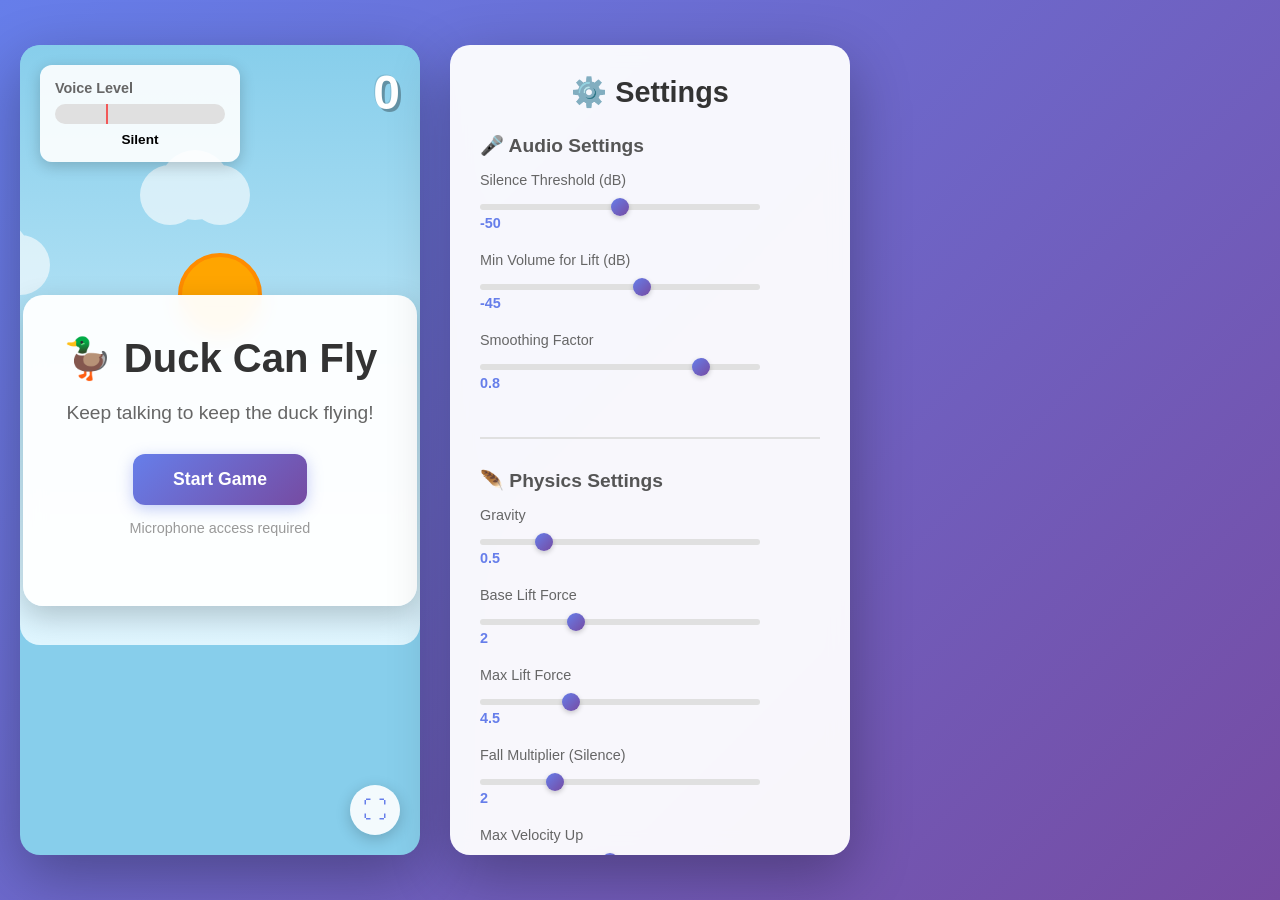
<file: index.html>
<!DOCTYPE html>
<html lang="en">
<head>
    <meta charset="UTF-8">
    <meta name="viewport" content="width=device-width, initial-scale=1.0">
    <title>Duck Can Fly - Voice Controlled</title>
    <link rel="stylesheet" href="styles.css">
</head>
<body>
    <div class="container">
        <div class="game-wrapper">
            <canvas id="gameCanvas" width="400" height="600"></canvas>

            <!-- Game UI Overlay -->
            <div id="gameOverlay" class="overlay">
                <div id="startScreen" class="screen active">
                    <h1>🦆 Duck Can Fly</h1>
                    <p>Keep talking to keep the duck flying!</p>
                    <button id="startBtn" class="btn">Start Game</button>
                    <p class="hint">Microphone access required</p>
                </div>

                <div id="gameOverScreen" class="screen">
                    <h1>Game Over!</h1>
                    <p>Score: <span id="finalScore">0</span></p>
                    <button id="restartBtn" class="btn">Play Again</button>
                </div>
            </div>

            <!-- Voice Level Indicator -->
            <div id="voiceIndicator" class="voice-indicator">
                <div class="indicator-label">Voice Level</div>
                <div class="indicator-bar-container">
                    <div id="voiceBar" class="indicator-bar"></div>
                    <div id="thresholdLine" class="threshold-line"></div>
                </div>
                <div id="voiceStatus" class="voice-status">Silent</div>
            </div>

            <!-- Score Display -->
            <div id="scoreDisplay" class="score-display">0</div>

            <!-- Fullscreen Button -->
            <button id="fullscreenBtn" class="fullscreen-btn" title="Toggle Fullscreen">⛶</button>
        </div>

        <!-- Settings Panel -->
        <div class="settings-panel">
            <h2>⚙️ Settings</h2>

            <div class="settings-section">
                <h3>🎤 Audio Settings</h3>
                <div class="setting-item">
                    <label>Silence Threshold (dB)</label>
                    <input type="range" id="silenceThreshold" min="-80" max="-20" value="-50" step="1">
                    <span id="silenceThresholdValue">-50</span>
                </div>
                <div class="setting-item">
                    <label>Min Volume for Lift (dB)</label>
                    <input type="range" id="minVolume" min="-80" max="-20" value="-45" step="1">
                    <span id="minVolumeValue">-45</span>
                </div>
                <div class="setting-item">
                    <label>Smoothing Factor</label>
                    <input type="range" id="smoothing" min="0" max="0.99" value="0.8" step="0.01">
                    <span id="smoothingValue">0.8</span>
                </div>
            </div>

            <div class="settings-section">
                <h3>🪶 Physics Settings</h3>
                <div class="setting-item">
                    <label>Gravity</label>
                    <input type="range" id="gravity" min="0.1" max="2" value="0.5" step="0.05">
                    <span id="gravityValue">0.5</span>
                </div>
                <div class="setting-item">
                    <label>Base Lift Force</label>
                    <input type="range" id="baseLift" min="0.5" max="5" value="2" step="0.1">
                    <span id="baseLiftValue">2</span>
                </div>
                <div class="setting-item">
                    <label>Max Lift Force</label>
                    <input type="range" id="maxLift" min="2" max="10" value="4.5" step="0.1">
                    <span id="maxLiftValue">4.5</span>
                </div>
                <div class="setting-item">
                    <label>Fall Multiplier (Silence)</label>
                    <input type="range" id="fallMultiplier" min="1" max="5" value="2" step="0.1">
                    <span id="fallMultiplierValue">2</span>
                </div>
                <div class="setting-item">
                    <label>Max Velocity Up</label>
                    <input type="range" id="maxVelocityUp" min="2" max="15" value="8" step="0.5">
                    <span id="maxVelocityUpValue">8</span>
                </div>
                <div class="setting-item">
                    <label>Max Velocity Down</label>
                    <input type="range" id="maxVelocityDown" min="2" max="15" value="10" step="0.5">
                    <span id="maxVelocityDownValue">10</span>
                </div>
                <div class="setting-item">
                    <label>Velocity Dampening</label>
                    <input type="range" id="dampening" min="0.8" max="0.99" value="0.92" step="0.01">
                    <span id="dampeningValue">0.92</span>
                </div>
            </div>

            <div class="settings-section">
                <h3>🎮 Game Settings</h3>
                <div class="setting-item">
                    <label>Pipe Gap</label>
                    <input type="range" id="pipeGap" min="100" max="300" value="180" step="10">
                    <span id="pipeGapValue">180</span>
                </div>
                <div class="setting-item">
                    <label>Pipe Speed</label>
                    <input type="range" id="pipeSpeed" min="1" max="8" value="3" step="0.5">
                    <span id="pipeSpeedValue">3</span>
                </div>
                <div class="setting-item">
                    <label>Pipe Spacing</label>
                    <input type="range" id="pipeSpacing" min="150" max="400" value="250" step="10">
                    <span id="pipeSpacingValue">250</span>
                </div>
                <div class="setting-item">
                    <label>Duck Size</label>
                    <input type="range" id="duckSize" min="15" max="40" value="25" step="1">
                    <span id="duckSizeValue">25</span>
                </div>
            </div>

            <button id="resetSettings" class="btn btn-secondary">Reset to Defaults</button>
        </div>
    </div>

    <script src="config.js"></script>
    <script src="game.js"></script>
</body>
</html>
</file>
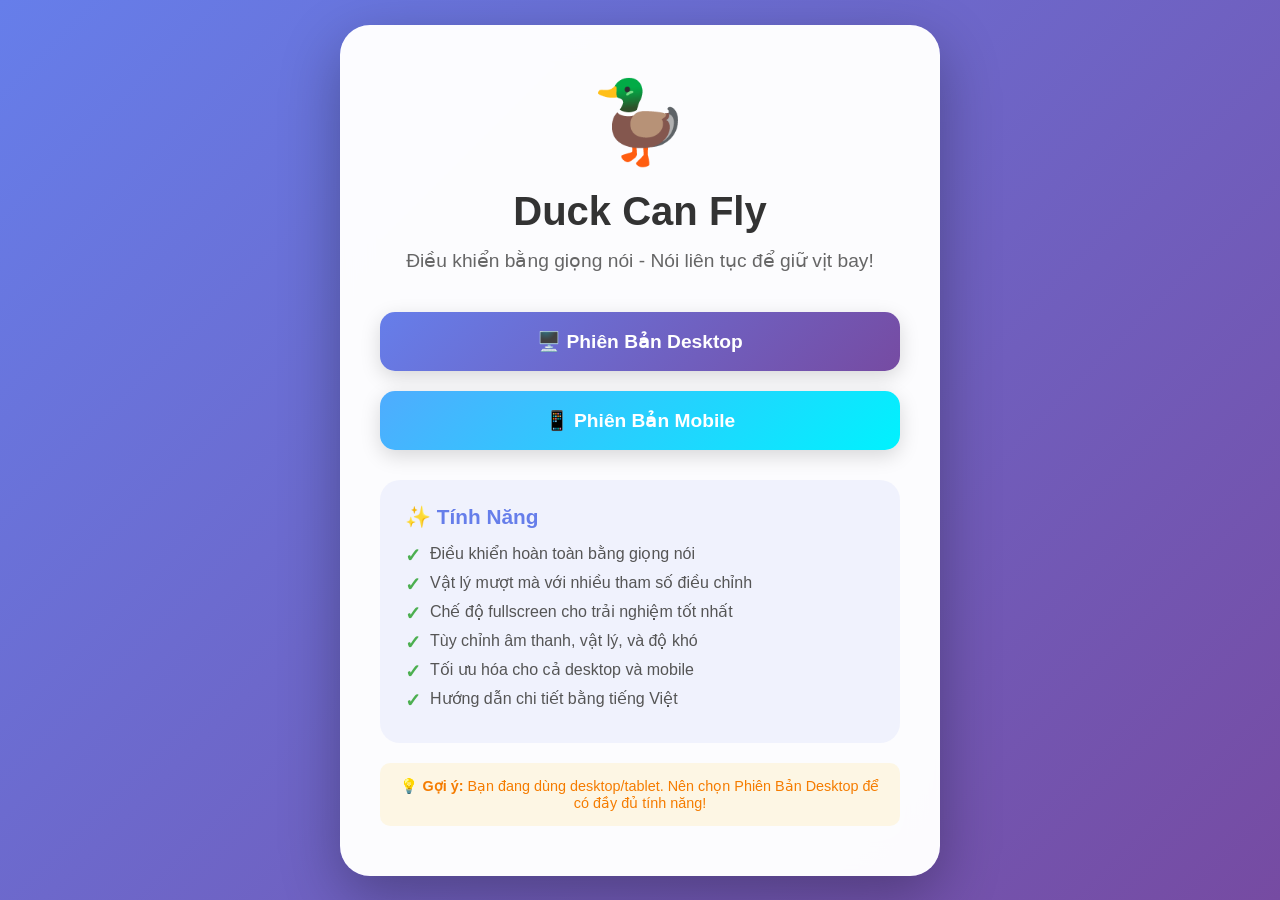
<file: duck-index.html>
<!DOCTYPE html>
<html lang="vi">
<head>
    <meta charset="UTF-8">
    <meta name="viewport" content="width=device-width, initial-scale=1.0">
    <title>🦆 Duck Can Fly - Voice Controlled Game</title>
    <style>
        * {
            margin: 0;
            padding: 0;
            box-sizing: border-box;
        }

        body {
            font-family: -apple-system, BlinkMacSystemFont, 'Segoe UI', Roboto, 'Helvetica Neue', Arial, sans-serif;
            background: linear-gradient(135deg, #667eea 0%, #764ba2 100%);
            min-height: 100vh;
            display: flex;
            justify-content: center;
            align-items: center;
            padding: 20px;
        }

        .container {
            background: rgba(255, 255, 255, 0.98);
            backdrop-filter: blur(15px);
            border-radius: 30px;
            padding: 50px 40px;
            text-align: center;
            box-shadow: 0 20px 60px rgba(0, 0, 0, 0.3);
            max-width: 600px;
            width: 100%;
            animation: slideUp 0.5s ease-out;
        }

        @keyframes slideUp {
            from {
                opacity: 0;
                transform: translateY(30px);
            }
            to {
                opacity: 1;
                transform: translateY(0);
            }
        }

        .logo {
            font-size: 5rem;
            margin-bottom: 20px;
            animation: float 3s ease-in-out infinite;
        }

        @keyframes float {
            0%, 100% {
                transform: translateY(0);
            }
            50% {
                transform: translateY(-20px);
            }
        }

        h1 {
            font-size: 2.5rem;
            color: #333;
            margin-bottom: 15px;
            font-weight: 700;
        }

        .subtitle {
            font-size: 1.2rem;
            color: #666;
            margin-bottom: 40px;
        }

        .button-group {
            display: flex;
            flex-direction: column;
            gap: 20px;
            margin-bottom: 30px;
        }

        .btn {
            padding: 18px 40px;
            font-size: 1.2rem;
            font-weight: 600;
            border: none;
            border-radius: 15px;
            cursor: pointer;
            text-decoration: none;
            display: inline-block;
            transition: all 0.3s ease;
            box-shadow: 0 6px 20px rgba(0, 0, 0, 0.15);
        }

        .btn:hover {
            transform: translateY(-3px);
            box-shadow: 0 8px 25px rgba(0, 0, 0, 0.2);
        }

        .btn:active {
            transform: translateY(-1px);
        }

        .btn-desktop {
            background: linear-gradient(135deg, #667eea 0%, #764ba2 100%);
            color: white;
        }

        .btn-mobile {
            background: linear-gradient(135deg, #4facfe 0%, #00f2fe 100%);
            color: white;
        }

        .features {
            background: rgba(102, 126, 234, 0.08);
            border-radius: 20px;
            padding: 25px;
            margin-top: 30px;
            text-align: left;
        }

        .features h3 {
            color: #667eea;
            margin-bottom: 15px;
            font-size: 1.3rem;
        }

        .features ul {
            list-style: none;
        }

        .features li {
            color: #555;
            margin: 10px 0;
            padding-left: 25px;
            position: relative;
        }

        .features li:before {
            content: "✓";
            position: absolute;
            left: 0;
            color: #4CAF50;
            font-weight: bold;
            font-size: 1.2rem;
        }

        .device-detect {
            margin-top: 20px;
            padding: 15px;
            background: rgba(255, 193, 7, 0.1);
            border-radius: 10px;
            font-size: 0.9rem;
            color: #f57c00;
        }

        @media (max-width: 768px) {
            .container {
                padding: 40px 25px;
            }

            h1 {
                font-size: 2rem;
            }

            .logo {
                font-size: 4rem;
            }

            .subtitle {
                font-size: 1rem;
            }
        }
    </style>
</head>
<body>
    <div class="container">
        <div class="logo">🦆</div>
        <h1>Duck Can Fly</h1>
        <p class="subtitle">Điều khiển bằng giọng nói - Nói liên tục để giữ vịt bay!</p>

        <div class="button-group">
            <a href="index.html" class="btn btn-desktop">
                🖥️ Phiên Bản Desktop
            </a>
            <a href="mobile.html" class="btn btn-mobile">
                📱 Phiên Bản Mobile
            </a>
        </div>

        <div class="features">
            <h3>✨ Tính Năng</h3>
            <ul>
                <li>Điều khiển hoàn toàn bằng giọng nói</li>
                <li>Vật lý mượt mà với nhiều tham số điều chỉnh</li>
                <li>Chế độ fullscreen cho trải nghiệm tốt nhất</li>
                <li>Tùy chỉnh âm thanh, vật lý, và độ khó</li>
                <li>Tối ưu hóa cho cả desktop và mobile</li>
                <li>Hướng dẫn chi tiết bằng tiếng Việt</li>
            </ul>
        </div>

        <div id="deviceDetect" class="device-detect" style="display: none;">
            <strong>💡 Gợi ý:</strong> <span id="detectMessage"></span>
        </div>
    </div>

    <script>
        // Auto-detect device type
        function isMobile() {
            return /Android|webOS|iPhone|iPad|iPod|BlackBerry|IEMobile|Opera Mini/i.test(navigator.userAgent);
        }

        function isTablet() {
            return /iPad|Android/i.test(navigator.userAgent) && window.innerWidth >= 768;
        }

        window.addEventListener('DOMContentLoaded', () => {
            const detectDiv = document.getElementById('deviceDetect');
            const detectMessage = document.getElementById('detectMessage');

            if (isMobile() && !isTablet()) {
                detectDiv.style.display = 'block';
                detectMessage.textContent = 'Bạn đang dùng điện thoại. Nên chọn Phiên Bản Mobile để trải nghiệm tốt nhất!';
            } else {
                detectDiv.style.display = 'block';
                detectMessage.textContent = 'Bạn đang dùng desktop/tablet. Nên chọn Phiên Bản Desktop để có đầy đủ tính năng!';
            }
        });
    </script>
</body>
</html>
</file>
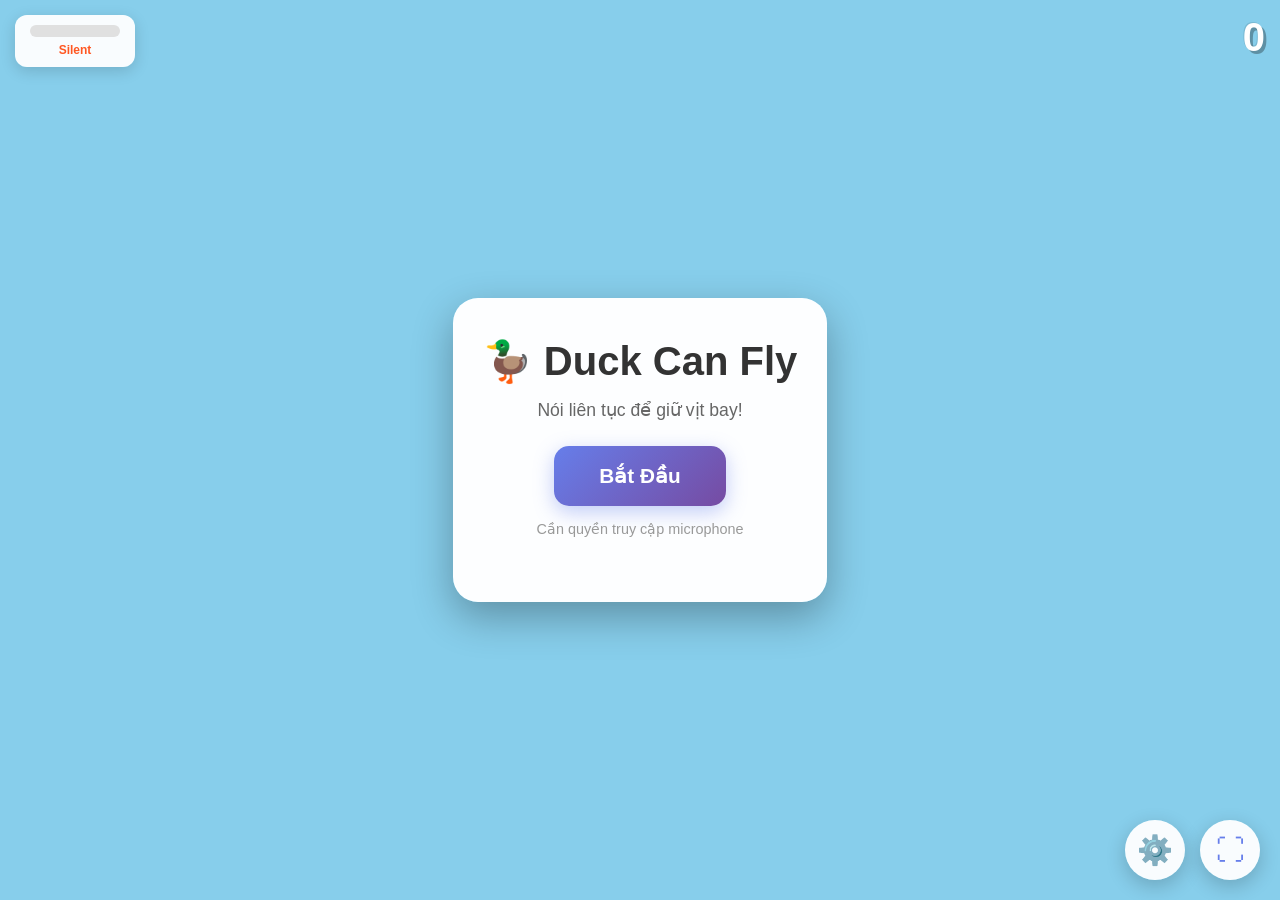
<file: mobile.html>
<!DOCTYPE html>
<html lang="vi">
<head>
    <meta charset="UTF-8">
    <meta name="viewport" content="width=device-width, initial-scale=1.0, maximum-scale=1.0, user-scalable=no, viewport-fit=cover">
    <meta name="mobile-web-app-capable" content="yes">
    <meta name="apple-mobile-web-app-capable" content="yes">
    <meta name="apple-mobile-web-app-status-bar-style" content="black-fullscreen">
    <title>🦆 Duck Can Fly - Mobile</title>
    <link rel="stylesheet" href="mobile-styles.css">
</head>
<body>
    <div class="mobile-container">
        <!-- Game Canvas -->
        <div class="game-area">
            <canvas id="gameCanvas"></canvas>

            <!-- Game Overlay -->
            <div id="gameOverlay" class="overlay">
                <div id="startScreen" class="screen active">
                    <h1>🦆 Duck Can Fly</h1>
                    <p>Nói liên tục để giữ vịt bay!</p>
                    <button id="startBtn" class="btn-mobile">Bắt Đầu</button>
                    <p class="hint">Cần quyền truy cập microphone</p>
                </div>

                <div id="gameOverScreen" class="screen">
                    <h1>Game Over!</h1>
                    <p class="score-text">Điểm: <span id="finalScore">0</span></p>
                    <button id="restartBtn" class="btn-mobile">Chơi Lại</button>
                </div>
            </div>

            <!-- Voice Indicator (Mobile) -->
            <div id="voiceIndicator" class="voice-indicator-mobile">
                <div class="indicator-bar-mobile">
                    <div id="voiceBar" class="bar-fill"></div>
                </div>
                <div id="voiceStatus" class="voice-status-mobile">Silent</div>
            </div>

            <!-- Score Display -->
            <div id="scoreDisplay" class="score-display-mobile">0</div>

            <!-- Mobile Controls -->
            <div class="mobile-controls">
                <button id="settingsToggle" class="control-btn">⚙️</button>
                <button id="fullscreenBtn" class="control-btn">⛶</button>
            </div>
        </div>

        <!-- Settings Panel (Collapsible) -->
        <div id="settingsPanel" class="settings-panel-mobile">
            <div class="settings-header">
                <h2>⚙️ Cài Đặt</h2>
                <button id="closeSettings" class="close-btn">✕</button>
            </div>

            <div class="settings-scroll">
                <div class="settings-section-mobile">
                    <h3>🎤 Âm Thanh</h3>
                    <div class="setting-item-mobile">
                        <label>Ngưỡng Im Lặng</label>
                        <div class="slider-group">
                            <input type="range" id="silenceThreshold" min="-80" max="-20" value="-50" step="1">
                            <span id="silenceThresholdValue">-50</span>
                        </div>
                    </div>
                    <div class="setting-item-mobile">
                        <label>Âm Lượng Tối Thiểu</label>
                        <div class="slider-group">
                            <input type="range" id="minVolume" min="-80" max="-20" value="-45" step="1">
                            <span id="minVolumeValue">-45</span>
                        </div>
                    </div>
                    <div class="setting-item-mobile">
                        <label>Làm Mượt</label>
                        <div class="slider-group">
                            <input type="range" id="smoothing" min="0" max="0.99" value="0.8" step="0.01">
                            <span id="smoothingValue">0.8</span>
                        </div>
                    </div>
                </div>

                <div class="settings-section-mobile">
                    <h3>🪶 Vật Lý</h3>
                    <div class="setting-item-mobile">
                        <label>Trọng Lực</label>
                        <div class="slider-group">
                            <input type="range" id="gravity" min="0.1" max="2" value="0.5" step="0.05">
                            <span id="gravityValue">0.5</span>
                        </div>
                    </div>
                    <div class="setting-item-mobile">
                        <label>Lực Nâng Cơ Bản</label>
                        <div class="slider-group">
                            <input type="range" id="baseLift" min="0.5" max="5" value="2" step="0.1">
                            <span id="baseLiftValue">2</span>
                        </div>
                    </div>
                    <div class="setting-item-mobile">
                        <label>Lực Nâng Tối Đa</label>
                        <div class="slider-group">
                            <input type="range" id="maxLift" min="2" max="10" value="4.5" step="0.1">
                            <span id="maxLiftValue">4.5</span>
                        </div>
                    </div>
                </div>

                <div class="settings-section-mobile">
                    <h3>🎮 Trò Chơi</h3>
                    <div class="setting-item-mobile">
                        <label>Khoảng Hở Ống</label>
                        <div class="slider-group">
                            <input type="range" id="pipeGap" min="100" max="300" value="180" step="10">
                            <span id="pipeGapValue">180</span>
                        </div>
                    </div>
                    <div class="setting-item-mobile">
                        <label>Tốc Độ Ống</label>
                        <div class="slider-group">
                            <input type="range" id="pipeSpeed" min="1" max="8" value="3" step="0.5">
                            <span id="pipeSpeedValue">3</span>
                        </div>
                    </div>
                    <div class="setting-item-mobile">
                        <label>Kích Thước Vịt</label>
                        <div class="slider-group">
                            <input type="range" id="duckSize" min="15" max="40" value="25" step="1">
                            <span id="duckSizeValue">25</span>
                        </div>
                    </div>
                </div>

                <button id="resetSettings" class="btn-reset-mobile">Khôi Phục Mặc Định</button>
            </div>
        </div>
    </div>

    <script src="config.js"></script>
    <script src="mobile-game.js"></script>
</body>
</html>
</file>
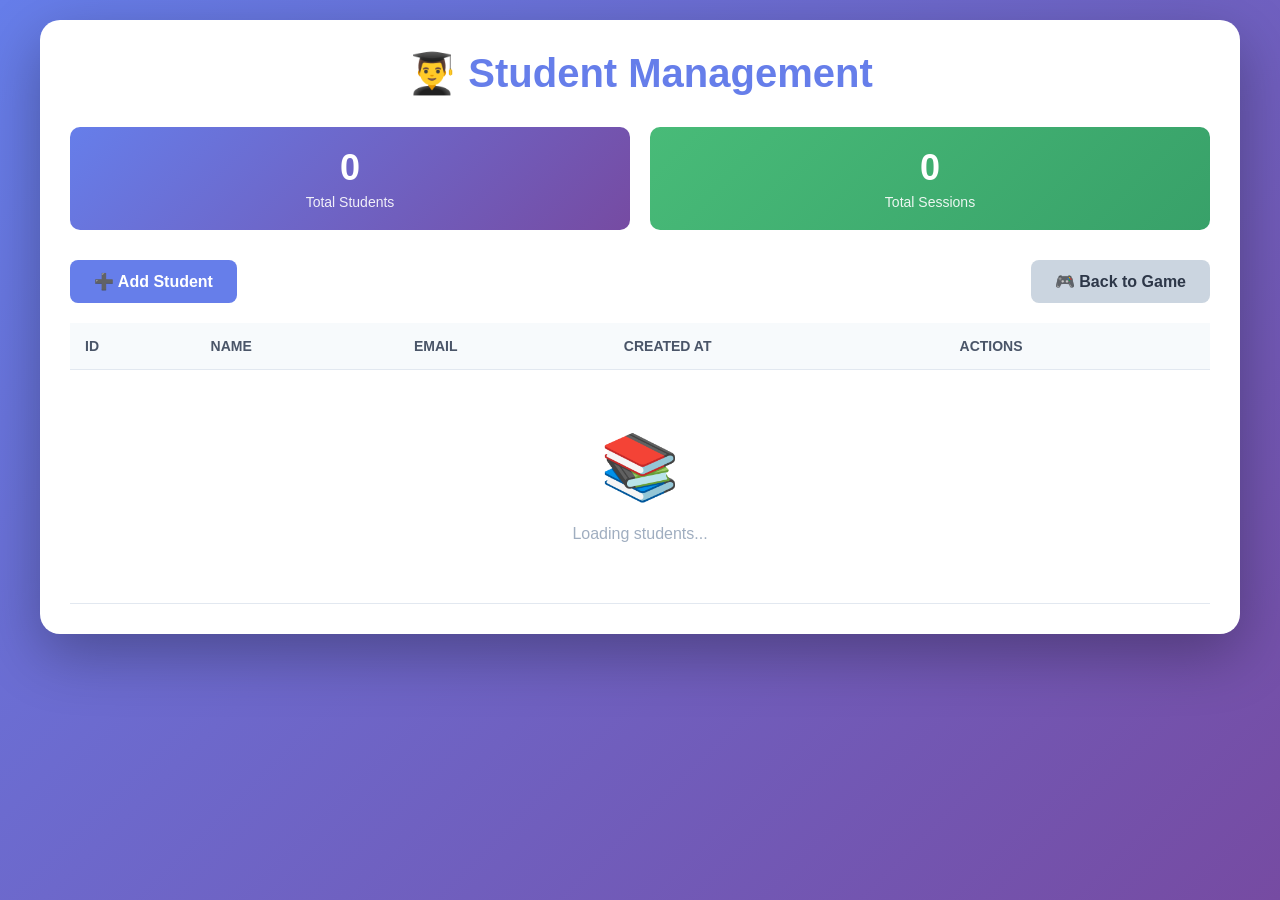
<file: students.html>
<!DOCTYPE html>
<html lang="vi">
<head>
    <meta charset="UTF-8">
    <meta name="viewport" content="width=device-width, initial-scale=1.0">
    <title>Student Management - Duck Can Fly</title>
    <style>
        * {
            margin: 0;
            padding: 0;
            box-sizing: border-box;
        }

        body {
            font-family: 'Segoe UI', Tahoma, Geneva, Verdana, sans-serif;
            background: linear-gradient(135deg, #667eea 0%, #764ba2 100%);
            min-height: 100vh;
            padding: 20px;
        }

        .container {
            max-width: 1200px;
            margin: 0 auto;
            background: white;
            border-radius: 20px;
            padding: 30px;
            box-shadow: 0 20px 60px rgba(0, 0, 0, 0.3);
        }

        h1 {
            text-align: center;
            color: #667eea;
            margin-bottom: 30px;
            font-size: 2.5em;
        }

        .actions {
            display: flex;
            justify-content: space-between;
            margin-bottom: 20px;
            gap: 10px;
        }

        .btn {
            padding: 12px 24px;
            border: none;
            border-radius: 8px;
            font-size: 16px;
            font-weight: bold;
            cursor: pointer;
            transition: all 0.3s;
        }

        .btn-primary {
            background: #667eea;
            color: white;
        }

        .btn-primary:hover {
            background: #5568d3;
            transform: translateY(-2px);
        }

        .btn-success {
            background: #48bb78;
            color: white;
        }

        .btn-success:hover {
            background: #38a169;
        }

        .btn-danger {
            background: #f56565;
            color: white;
        }

        .btn-danger:hover {
            background: #e53e3e;
        }

        .btn-secondary {
            background: #cbd5e0;
            color: #2d3748;
        }

        .btn-secondary:hover {
            background: #a0aec0;
        }

        table {
            width: 100%;
            border-collapse: collapse;
            margin-top: 20px;
        }

        th, td {
            padding: 15px;
            text-align: left;
            border-bottom: 1px solid #e2e8f0;
        }

        th {
            background: #f7fafc;
            color: #4a5568;
            font-weight: 600;
            text-transform: uppercase;
            font-size: 14px;
        }

        tr:hover {
            background: #f7fafc;
        }

        .modal {
            display: none;
            position: fixed;
            top: 0;
            left: 0;
            width: 100%;
            height: 100%;
            background: rgba(0, 0, 0, 0.5);
            z-index: 1000;
            justify-content: center;
            align-items: center;
        }

        .modal.active {
            display: flex;
        }

        .modal-content {
            background: white;
            padding: 30px;
            border-radius: 15px;
            max-width: 500px;
            width: 90%;
            box-shadow: 0 20px 60px rgba(0, 0, 0, 0.3);
        }

        .modal-header {
            font-size: 24px;
            font-weight: bold;
            margin-bottom: 20px;
            color: #2d3748;
        }

        .form-group {
            margin-bottom: 20px;
        }

        label {
            display: block;
            margin-bottom: 8px;
            color: #4a5568;
            font-weight: 600;
        }

        input {
            width: 100%;
            padding: 12px;
            border: 2px solid #e2e8f0;
            border-radius: 8px;
            font-size: 16px;
            transition: border-color 0.3s;
        }

        input:focus {
            outline: none;
            border-color: #667eea;
        }

        .modal-actions {
            display: flex;
            gap: 10px;
            justify-content: flex-end;
            margin-top: 20px;
        }

        .stats {
            display: grid;
            grid-template-columns: repeat(auto-fit, minmax(200px, 1fr));
            gap: 20px;
            margin-bottom: 30px;
        }

        .stat-card {
            background: linear-gradient(135deg, #667eea 0%, #764ba2 100%);
            color: white;
            padding: 20px;
            border-radius: 10px;
            text-align: center;
        }

        .stat-number {
            font-size: 36px;
            font-weight: bold;
        }

        .stat-label {
            font-size: 14px;
            opacity: 0.9;
            margin-top: 5px;
        }

        .empty-state {
            text-align: center;
            padding: 60px 20px;
            color: #a0aec0;
        }

        .empty-state-icon {
            font-size: 64px;
            margin-bottom: 20px;
        }
    </style>
</head>
<body>
    <div class="container">
        <h1>👨‍🎓 Student Management</h1>

        <div class="stats">
            <div class="stat-card">
                <div class="stat-number" id="totalStudents">0</div>
                <div class="stat-label">Total Students</div>
            </div>
            <div class="stat-card" style="background: linear-gradient(135deg, #48bb78 0%, #38a169 100%);">
                <div class="stat-number" id="totalSessions">0</div>
                <div class="stat-label">Total Sessions</div>
            </div>
        </div>

        <div class="actions">
            <button class="btn btn-primary" onclick="showAddModal()">➕ Add Student</button>
            <button class="btn btn-secondary" onclick="location.href='frontend.html'">🎮 Back to Game</button>
        </div>

        <table id="studentsTable">
            <thead>
                <tr>
                    <th>ID</th>
                    <th>Name</th>
                    <th>Email</th>
                    <th>Created At</th>
                    <th>Actions</th>
                </tr>
            </thead>
            <tbody id="studentsBody">
                <tr>
                    <td colspan="5" class="empty-state">
                        <div class="empty-state-icon">📚</div>
                        <div>Loading students...</div>
                    </td>
                </tr>
            </tbody>
        </table>
    </div>

    <!-- Add/Edit Modal -->
    <div class="modal" id="studentModal">
        <div class="modal-content">
            <div class="modal-header" id="modalTitle">Add Student</div>
            <div class="form-group">
                <label for="studentName">Name *</label>
                <input type="text" id="studentName" placeholder="Enter student name" required>
            </div>
            <div class="form-group">
                <label for="studentEmail">Email</label>
                <input type="email" id="studentEmail" placeholder="Enter student email (optional)">
            </div>
            <div class="modal-actions">
                <button class="btn btn-secondary" onclick="closeModal()">Cancel</button>
                <button class="btn btn-success" onclick="saveStudent()">Save</button>
            </div>
        </div>
    </div>

    <script>
        const BACKEND_URL = 'http://localhost:8000';
        let editingStudentId = null;

        // Load students on page load
        document.addEventListener('DOMContentLoaded', () => {
            loadStudents();
        });

        async function loadStudents() {
            try {
                const response = await fetch(`${BACKEND_URL}/students`);
                const students = await response.json();

                const tbody = document.getElementById('studentsBody');

                if (students.length === 0) {
                    tbody.innerHTML = `
                        <tr>
                            <td colspan="5" class="empty-state">
                                <div class="empty-state-icon">📚</div>
                                <div>No students yet. Click "Add Student" to create one.</div>
                            </td>
                        </tr>
                    `;
                } else {
                    tbody.innerHTML = students.map(student => `
                        <tr>
                            <td>${student.id}</td>
                            <td><strong>${student.name}</strong></td>
                            <td>${student.email || '-'}</td>
                            <td>${new Date(student.created_at).toLocaleDateString()}</td>
                            <td>
                                <button class="btn btn-primary" style="padding: 8px 16px; font-size: 14px;" onclick="editStudent(${student.id}, '${student.name}', '${student.email || ''}')">Edit</button>
                                <button class="btn btn-danger" style="padding: 8px 16px; font-size: 14px;" onclick="deleteStudent(${student.id}, '${student.name}')">Delete</button>
                            </td>
                        </tr>
                    `).join('');
                }

                // Update stats
                document.getElementById('totalStudents').textContent = students.length;

                // Get total sessions count
                const sessionsResponse = await fetch(`${BACKEND_URL}/sessions/1`);
                // This is a hack - need to implement a proper endpoint
                document.getElementById('totalSessions').textContent = '...';

            } catch (error) {
                console.error('Error loading students:', error);
                alert('Failed to load students. Make sure backend is running.');
            }
        }

        function showAddModal() {
            editingStudentId = null;
            document.getElementById('modalTitle').textContent = 'Add Student';
            document.getElementById('studentName').value = '';
            document.getElementById('studentEmail').value = '';
            document.getElementById('studentModal').classList.add('active');
        }

        function editStudent(id, name, email) {
            editingStudentId = id;
            document.getElementById('modalTitle').textContent = 'Edit Student';
            document.getElementById('studentName').value = name;
            document.getElementById('studentEmail').value = email === 'null' ? '' : email;
            document.getElementById('studentModal').classList.add('active');
        }

        function closeModal() {
            document.getElementById('studentModal').classList.remove('active');
        }

        async function saveStudent() {
            const name = document.getElementById('studentName').value.trim();
            const email = document.getElementById('studentEmail').value.trim();

            if (!name) {
                alert('Please enter a name');
                return;
            }

            try {
                const formData = new FormData();
                formData.append('name', name);
                formData.append('email', email || '');

                let response;
                if (editingStudentId) {
                    response = await fetch(`${BACKEND_URL}/students/${editingStudentId}`, {
                        method: 'PUT',
                        body: formData
                    });
                } else {
                    response = await fetch(`${BACKEND_URL}/students`, {
                        method: 'POST',
                        body: formData
                    });
                }

                if (response.ok) {
                    closeModal();
                    loadStudents();
                } else {
                    const error = await response.json();
                    alert('Error: ' + error.detail);
                }
            } catch (error) {
                console.error('Error saving student:', error);
                alert('Failed to save student');
            }
        }

        async function deleteStudent(id, name) {
            if (!confirm(`Are you sure you want to delete "${name}"?`)) {
                return;
            }

            try {
                const response = await fetch(`${BACKEND_URL}/students/${id}`, {
                    method: 'DELETE'
                });

                if (response.ok) {
                    loadStudents();
                } else {
                    const error = await response.json();
                    alert('Error: ' + error.detail);
                }
            } catch (error) {
                console.error('Error deleting student:', error);
                alert('Failed to delete student');
            }
        }
    </script>
</body>
</html>
</file>
<file: styles.css>
* {
    margin: 0;
    padding: 0;
    box-sizing: border-box;
}

body {
    font-family: -apple-system, BlinkMacSystemFont, 'Segoe UI', Roboto, 'Helvetica Neue', Arial, sans-serif;
    background: linear-gradient(135deg, #667eea 0%, #764ba2 100%);
    min-height: 100vh;
    display: flex;
    justify-content: center;
    align-items: center;
    padding: 20px;
}

.container {
    display: flex;
    gap: 30px;
    max-width: 1400px;
    width: 100%;
}

.game-wrapper {
    position: relative;
    background: #87CEEB;
    border-radius: 20px;
    box-shadow: 0 20px 60px rgba(0, 0, 0, 0.3);
    overflow: hidden;
}

#gameCanvas {
    display: block;
    border-radius: 20px;
}

/* Overlay */
.overlay {
    position: absolute;
    top: 0;
    left: 0;
    width: 100%;
    height: 100%;
    display: flex;
    justify-content: center;
    align-items: center;
    pointer-events: none;
}

.screen {
    display: none;
    background: rgba(255, 255, 255, 0.95);
    backdrop-filter: blur(10px);
    padding: 40px;
    border-radius: 20px;
    text-align: center;
    box-shadow: 0 10px 30px rgba(0, 0, 0, 0.2);
    pointer-events: all;
}

.screen.active {
    display: block;
}

.screen h1 {
    font-size: 2.5rem;
    color: #333;
    margin-bottom: 20px;
}

.screen p {
    font-size: 1.2rem;
    color: #666;
    margin-bottom: 30px;
}

.hint {
    font-size: 0.9rem !important;
    color: #999 !important;
    margin-top: 15px !important;
}

.btn {
    padding: 15px 40px;
    font-size: 1.1rem;
    font-weight: 600;
    border: none;
    border-radius: 12px;
    background: linear-gradient(135deg, #667eea 0%, #764ba2 100%);
    color: white;
    cursor: pointer;
    transition: all 0.3s ease;
    box-shadow: 0 4px 15px rgba(102, 126, 234, 0.4);
}

.btn:hover {
    transform: translateY(-2px);
    box-shadow: 0 6px 20px rgba(102, 126, 234, 0.6);
}

.btn:active {
    transform: translateY(0);
}

.btn-secondary {
    background: linear-gradient(135deg, #f093fb 0%, #f5576c 100%);
    width: 100%;
    margin-top: 20px;
}

/* Voice Indicator */
.voice-indicator {
    position: absolute;
    top: 20px;
    left: 20px;
    background: rgba(255, 255, 255, 0.9);
    padding: 15px;
    border-radius: 12px;
    min-width: 200px;
    box-shadow: 0 4px 15px rgba(0, 0, 0, 0.2);
}

.indicator-label {
    font-size: 0.9rem;
    color: #666;
    margin-bottom: 8px;
    font-weight: 600;
}

.indicator-bar-container {
    position: relative;
    height: 20px;
    background: #e0e0e0;
    border-radius: 10px;
    overflow: hidden;
    margin-bottom: 8px;
}

.indicator-bar {
    height: 100%;
    background: linear-gradient(90deg, #4CAF50 0%, #8BC34A 50%, #FFC107 75%, #FF5722 100%);
    width: 0%;
    transition: width 0.05s ease-out;
    border-radius: 10px;
}

.threshold-line {
    position: absolute;
    top: 0;
    left: 30%;
    width: 2px;
    height: 100%;
    background: rgba(255, 0, 0, 0.6);
    z-index: 1;
}

.voice-status {
    font-size: 0.85rem;
    font-weight: 600;
    text-align: center;
}

.voice-status.speaking {
    color: #4CAF50;
}

.voice-status.silent {
    color: #FF5722;
}

/* Score Display */
.score-display {
    position: absolute;
    top: 20px;
    right: 20px;
    font-size: 3rem;
    font-weight: bold;
    color: white;
    text-shadow:
        3px 3px 0 rgba(0, 0, 0, 0.3),
        -1px -1px 0 rgba(0, 0, 0, 0.1);
}

/* Fullscreen Button */
.fullscreen-btn {
    position: absolute;
    bottom: 20px;
    right: 20px;
    width: 50px;
    height: 50px;
    border-radius: 50%;
    border: none;
    background: rgba(255, 255, 255, 0.9);
    color: #667eea;
    font-size: 1.5rem;
    cursor: pointer;
    box-shadow: 0 4px 15px rgba(0, 0, 0, 0.2);
    transition: all 0.3s ease;
    z-index: 100;
}

.fullscreen-btn:hover {
    background: white;
    transform: scale(1.1);
    box-shadow: 0 6px 20px rgba(0, 0, 0, 0.3);
}

.fullscreen-btn:active {
    transform: scale(0.95);
}

/* Fullscreen Mode */
.game-wrapper.fullscreen {
    position: fixed;
    top: 0;
    left: 0;
    width: 100vw;
    height: 100vh;
    z-index: 9999;
    border-radius: 0;
    max-width: none;
}

.game-wrapper.fullscreen #gameCanvas {
    width: 100%;
    height: 100%;
    border-radius: 0;
}

.game-wrapper.fullscreen .settings-panel {
    display: none;
}

/* Settings Panel */
.settings-panel {
    background: rgba(255, 255, 255, 0.95);
    backdrop-filter: blur(10px);
    border-radius: 20px;
    padding: 30px;
    box-shadow: 0 20px 60px rgba(0, 0, 0, 0.3);
    max-width: 400px;
    width: 100%;
    max-height: 90vh;
    overflow-y: auto;
}

.settings-panel h2 {
    font-size: 1.8rem;
    color: #333;
    margin-bottom: 25px;
    text-align: center;
}

.settings-section {
    margin-bottom: 30px;
    padding-bottom: 25px;
    border-bottom: 2px solid #e0e0e0;
}

.settings-section:last-of-type {
    border-bottom: none;
}

.settings-section h3 {
    font-size: 1.2rem;
    color: #555;
    margin-bottom: 15px;
}

.setting-item {
    margin-bottom: 20px;
}

.setting-item label {
    display: block;
    font-size: 0.9rem;
    color: #666;
    margin-bottom: 8px;
    font-weight: 500;
}

.setting-item input[type="range"] {
    width: calc(100% - 60px);
    height: 6px;
    border-radius: 3px;
    background: #e0e0e0;
    outline: none;
    -webkit-appearance: none;
    margin-right: 10px;
}

.setting-item input[type="range"]::-webkit-slider-thumb {
    -webkit-appearance: none;
    appearance: none;
    width: 18px;
    height: 18px;
    border-radius: 50%;
    background: linear-gradient(135deg, #667eea 0%, #764ba2 100%);
    cursor: pointer;
    box-shadow: 0 2px 5px rgba(0, 0, 0, 0.2);
}

.setting-item input[type="range"]::-moz-range-thumb {
    width: 18px;
    height: 18px;
    border-radius: 50%;
    background: linear-gradient(135deg, #667eea 0%, #764ba2 100%);
    cursor: pointer;
    border: none;
    box-shadow: 0 2px 5px rgba(0, 0, 0, 0.2);
}

.setting-item span {
    display: inline-block;
    min-width: 50px;
    font-size: 0.9rem;
    font-weight: 600;
    color: #667eea;
}

/* Custom Scrollbar */
.settings-panel::-webkit-scrollbar {
    width: 8px;
}

.settings-panel::-webkit-scrollbar-track {
    background: rgba(0, 0, 0, 0.05);
    border-radius: 10px;
}

.settings-panel::-webkit-scrollbar-thumb {
    background: linear-gradient(135deg, #667eea 0%, #764ba2 100%);
    border-radius: 10px;
}

/* Responsive Design */
@media (max-width: 1200px) {
    .container {
        flex-direction: column;
        align-items: center;
    }

    .settings-panel {
        max-width: 600px;
        max-height: none;
    }
}

@media (max-width: 768px) {
    body {
        padding: 10px;
    }

    .container {
        gap: 20px;
    }

    #gameCanvas {
        width: 100%;
        height: auto;
    }

    .game-wrapper {
        width: 100%;
    }

    .screen h1 {
        font-size: 2rem;
    }

    .screen p {
        font-size: 1rem;
    }

    .voice-indicator {
        min-width: 150px;
        padding: 10px;
    }

    .score-display {
        font-size: 2rem;
    }

    .settings-panel {
        padding: 20px;
    }

    .settings-panel h2 {
        font-size: 1.5rem;
    }
}
</file>
<file: mobile-styles.css>
/* Mobile Duck Can Fly Styles */
* {
    margin: 0;
    padding: 0;
    box-sizing: border-box;
    -webkit-tap-highlight-color: transparent;
    -webkit-touch-callout: none;
    -webkit-user-select: none;
    user-select: none;
}

body {
    font-family: -apple-system, BlinkMacSystemFont, 'Segoe UI', Roboto, 'Helvetica Neue', Arial, sans-serif;
    background: #000;
    min-height: 100vh;
    overflow: hidden;
    touch-action: manipulation;
    position: fixed;
    width: 100%;
    height: 100%;
}

.mobile-container {
    width: 100vw;
    height: 100vh;
    display: flex;
    flex-direction: column;
    position: relative;
    overflow: hidden;
}

.game-area {
    flex: 1;
    position: relative;
    background: #87CEEB;
    overflow: hidden;
}

#gameCanvas {
    width: 100%;
    height: 100%;
    display: block;
    touch-action: none;
}

/* Overlay */
.overlay {
    position: absolute;
    top: 0;
    left: 0;
    width: 100%;
    height: 100%;
    display: flex;
    justify-content: center;
    align-items: center;
    pointer-events: none;
    z-index: 1000;
}

.screen {
    display: none;
    background: rgba(255, 255, 255, 0.98);
    backdrop-filter: blur(15px);
    padding: 40px 30px;
    border-radius: 25px;
    text-align: center;
    box-shadow: 0 15px 40px rgba(0, 0, 0, 0.3);
    pointer-events: all;
    max-width: 90%;
    animation: slideIn 0.3s ease-out;
}

@keyframes slideIn {
    from {
        transform: scale(0.9);
        opacity: 0;
    }
    to {
        transform: scale(1);
        opacity: 1;
    }
}

.screen.active {
    display: block;
}

.screen h1 {
    font-size: 2.5rem;
    color: #333;
    margin-bottom: 15px;
}

.screen p {
    font-size: 1.1rem;
    color: #666;
    margin-bottom: 25px;
}

.score-text {
    font-size: 1.5rem !important;
    font-weight: 600;
    color: #667eea !important;
}

.hint {
    font-size: 0.9rem !important;
    color: #999 !important;
    margin-top: 15px !important;
}

.btn-mobile {
    padding: 18px 45px;
    font-size: 1.3rem;
    font-weight: 700;
    border: none;
    border-radius: 15px;
    background: linear-gradient(135deg, #667eea 0%, #764ba2 100%);
    color: white;
    cursor: pointer;
    box-shadow: 0 6px 20px rgba(102, 126, 234, 0.4);
    touch-action: manipulation;
    transition: all 0.2s ease;
}

.btn-mobile:active {
    transform: scale(0.95);
    box-shadow: 0 4px 15px rgba(102, 126, 234, 0.3);
}

/* Voice Indicator - Mobile */
.voice-indicator-mobile {
    position: absolute;
    top: 15px;
    left: 15px;
    background: rgba(255, 255, 255, 0.95);
    padding: 10px 15px;
    border-radius: 12px;
    min-width: 120px;
    box-shadow: 0 4px 15px rgba(0, 0, 0, 0.15);
    z-index: 100;
}

.indicator-bar-mobile {
    height: 12px;
    background: #e0e0e0;
    border-radius: 6px;
    overflow: hidden;
    margin-bottom: 6px;
}

.bar-fill {
    height: 100%;
    background: linear-gradient(90deg, #4CAF50 0%, #8BC34A 50%, #FFC107 75%, #FF5722 100%);
    width: 0%;
    transition: width 0.05s ease-out;
    border-radius: 6px;
}

.voice-status-mobile {
    font-size: 0.75rem;
    font-weight: 600;
    text-align: center;
    color: #FF5722;
}

.voice-status-mobile.speaking {
    color: #4CAF50;
}

/* Score Display - Mobile */
.score-display-mobile {
    position: absolute;
    top: 15px;
    right: 15px;
    font-size: 2.5rem;
    font-weight: bold;
    color: white;
    text-shadow:
        3px 3px 0 rgba(0, 0, 0, 0.3),
        -1px -1px 0 rgba(0, 0, 0, 0.1);
    z-index: 100;
}

/* Mobile Controls */
.mobile-controls {
    position: absolute;
    bottom: 20px;
    right: 20px;
    display: flex;
    gap: 15px;
    z-index: 100;
}

.control-btn {
    width: 60px;
    height: 60px;
    border-radius: 50%;
    border: none;
    background: rgba(255, 255, 255, 0.95);
    color: #667eea;
    font-size: 1.8rem;
    cursor: pointer;
    box-shadow: 0 6px 20px rgba(0, 0, 0, 0.2);
    touch-action: manipulation;
    transition: all 0.2s ease;
}

.control-btn:active {
    transform: scale(0.9);
    box-shadow: 0 4px 15px rgba(0, 0, 0, 0.15);
}

/* Settings Panel - Mobile */
.settings-panel-mobile {
    position: fixed;
    right: -100%;
    top: 0;
    width: 85%;
    max-width: 400px;
    height: 100vh;
    background: rgba(255, 255, 255, 0.98);
    backdrop-filter: blur(15px);
    box-shadow: -5px 0 30px rgba(0, 0, 0, 0.3);
    z-index: 2000;
    transition: right 0.3s ease;
    display: flex;
    flex-direction: column;
}

.settings-panel-mobile.active {
    right: 0;
}

.settings-header {
    background: linear-gradient(135deg, #667eea 0%, #764ba2 100%);
    color: white;
    padding: 20px;
    display: flex;
    justify-content: space-between;
    align-items: center;
    flex-shrink: 0;
}

.settings-header h2 {
    font-size: 1.5rem;
    margin: 0;
}

.close-btn {
    width: 40px;
    height: 40px;
    border-radius: 50%;
    border: none;
    background: rgba(255, 255, 255, 0.2);
    color: white;
    font-size: 1.5rem;
    cursor: pointer;
    touch-action: manipulation;
    transition: all 0.2s ease;
}

.close-btn:active {
    transform: scale(0.9);
    background: rgba(255, 255, 255, 0.3);
}

.settings-scroll {
    flex: 1;
    overflow-y: auto;
    padding: 20px;
    -webkit-overflow-scrolling: touch;
}

.settings-section-mobile {
    margin-bottom: 30px;
    padding-bottom: 20px;
    border-bottom: 2px solid #e0e0e0;
}

.settings-section-mobile:last-of-type {
    border-bottom: none;
}

.settings-section-mobile h3 {
    font-size: 1.2rem;
    color: #333;
    margin-bottom: 15px;
}

.setting-item-mobile {
    margin-bottom: 20px;
}

.setting-item-mobile label {
    display: block;
    font-size: 1rem;
    color: #666;
    margin-bottom: 10px;
    font-weight: 500;
}

.slider-group {
    display: flex;
    align-items: center;
    gap: 12px;
}

.slider-group input[type="range"] {
    flex: 1;
    height: 8px;
    border-radius: 4px;
    background: #e0e0e0;
    outline: none;
    -webkit-appearance: none;
}

.slider-group input[type="range"]::-webkit-slider-thumb {
    -webkit-appearance: none;
    appearance: none;
    width: 24px;
    height: 24px;
    border-radius: 50%;
    background: linear-gradient(135deg, #667eea 0%, #764ba2 100%);
    cursor: pointer;
    box-shadow: 0 2px 6px rgba(0, 0, 0, 0.2);
}

.slider-group input[type="range"]::-moz-range-thumb {
    width: 24px;
    height: 24px;
    border-radius: 50%;
    background: linear-gradient(135deg, #667eea 0%, #764ba2 100%);
    cursor: pointer;
    border: none;
    box-shadow: 0 2px 6px rgba(0, 0, 0, 0.2);
}

.slider-group span {
    min-width: 50px;
    font-size: 1rem;
    font-weight: 600;
    color: #667eea;
    text-align: right;
}

.btn-reset-mobile {
    width: 100%;
    padding: 15px;
    font-size: 1.1rem;
    font-weight: 600;
    border: none;
    border-radius: 12px;
    background: linear-gradient(135deg, #f093fb 0%, #f5576c 100%);
    color: white;
    cursor: pointer;
    box-shadow: 0 4px 15px rgba(245, 87, 108, 0.3);
    touch-action: manipulation;
    margin-top: 20px;
    transition: all 0.2s ease;
}

.btn-reset-mobile:active {
    transform: scale(0.98);
    box-shadow: 0 2px 10px rgba(245, 87, 108, 0.2);
}

/* Overlay for settings */
.settings-overlay {
    position: fixed;
    top: 0;
    left: 0;
    width: 100%;
    height: 100%;
    background: rgba(0, 0, 0, 0.5);
    z-index: 1999;
    display: none;
}

.settings-overlay.active {
    display: block;
}

/* Landscape orientation adjustments */
@media (orientation: landscape) and (max-height: 500px) {
    .screen h1 {
        font-size: 1.8rem;
    }

    .screen p {
        font-size: 0.9rem;
        margin-bottom: 15px;
    }

    .btn-mobile {
        padding: 12px 35px;
        font-size: 1.1rem;
    }

    .voice-indicator-mobile {
        top: 10px;
        left: 10px;
        padding: 8px 12px;
    }

    .score-display-mobile {
        top: 10px;
        right: 10px;
        font-size: 2rem;
    }

    .mobile-controls {
        bottom: 10px;
        right: 10px;
        gap: 10px;
    }

    .control-btn {
        width: 50px;
        height: 50px;
        font-size: 1.5rem;
    }
}

/* iPhone notch support */
@supports (padding-top: env(safe-area-inset-top)) {
    .voice-indicator-mobile {
        top: calc(15px + env(safe-area-inset-top));
    }

    .score-display-mobile {
        top: calc(15px + env(safe-area-inset-top));
    }

    .mobile-controls {
        bottom: calc(20px + env(safe-area-inset-bottom));
        right: calc(20px + env(safe-area-inset-right));
    }

    .settings-panel-mobile {
        padding-top: env(safe-area-inset-top);
    }
}
</file>
